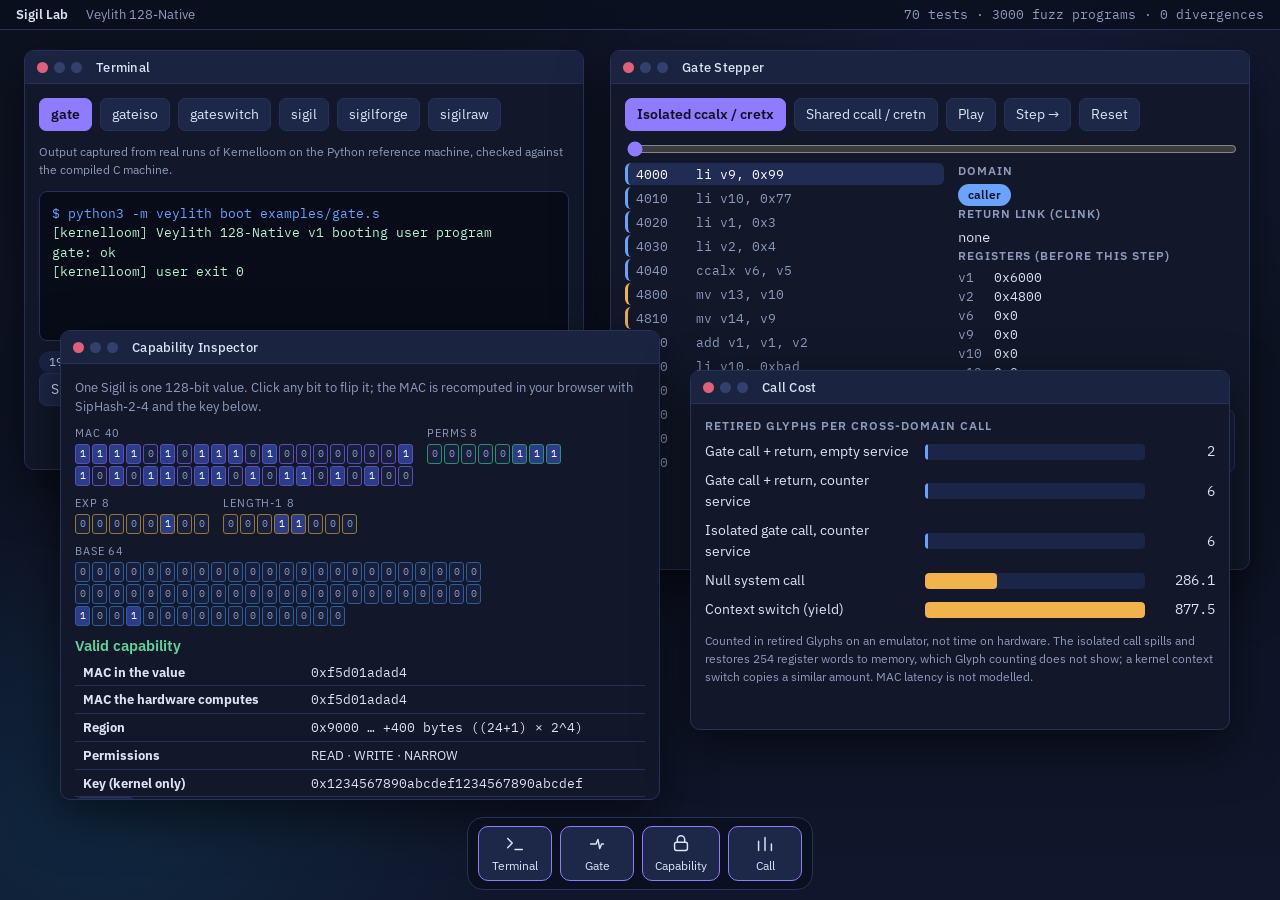
<file: web/sigil-lab.html>
<!doctype html>
<html lang="en"><head><meta charset="utf-8"><meta name="viewport" content="width=device-width,initial-scale=1,viewport-fit=cover"></head><body>
<title>Sigil Lab</title>
<meta name="claude:viewport-fit-sides" content="cover">
<link rel="stylesheet" href="https://fonts.googleapis.com/css2?family=IBM+Plex+Mono:wght@400;500&family=IBM+Plex+Sans:wght@400;500;600&display=swap">
<style>
/* Layout: a small desktop. Menu bar on top, draggable windows on a dusk wallpaper, dock at the bottom.
   Look: committed dark single theme (a desktop at night); every colour comes from the tokens below. */
:root{
  --bg:#0d1220; --bg2:#141b30; --win:#12182a; --bar:#1a2340; --line:#27325a; --fg:#dbe3f5; --mute:#8d9bbd;
  --caller:#6aa3ff; --service:#f2b24c; --kernel:#8d9bbd; --ok:#5fd39a; --bad:#ff7a8a; --accent:#8f7bff;
  --sans:"IBM Plex Sans",system-ui,-apple-system,"Segoe UI",sans-serif; --mono:"IBM Plex Mono",ui-monospace,Menlo,Consolas,monospace;
  color-scheme:dark;
}
*{box-sizing:border-box}
html,body{height:100%}
body{margin:0;background:var(--bg);color:var(--fg);font:14px/1.5 var(--sans);overflow:hidden;
  background-image:radial-gradient(900px 520px at 78% 8%,#2a2f6a55,transparent 60%),radial-gradient(700px 500px at 8% 92%,#0f4a6a55,transparent 60%),linear-gradient(180deg,#0d1220,#10162b)}
.menubar{position:fixed;top:env(safe-area-inset-top,0px);left:0;right:0;height:30px;display:flex;align-items:center;gap:18px;padding:0 max(16px,env(safe-area-inset-right,0px)) 0 max(16px,env(safe-area-inset-left,0px));
  background:#0a0f1ecc;backdrop-filter:blur(10px);border-bottom:1px solid var(--line);font-size:12.5px;color:var(--mute);z-index:50}
body::before{content:"";position:fixed;inset:0 0 auto;height:env(safe-area-inset-top,0px);background:#0a0f1e;z-index:60}
.menubar b{color:var(--fg);font-weight:600}.menubar .sp{flex:1}.menubar code{font-family:var(--mono);font-size:11.5px}
.desk{position:fixed;inset:calc(30px + env(safe-area-inset-top,0px)) 0 0 0}
.win{position:absolute;display:flex;flex-direction:column;background:var(--win);border:1px solid var(--line);border-radius:10px;box-shadow:0 18px 50px #0008;overflow:hidden;min-width:0}
.win.hidden{display:none}
.tb{display:flex;align-items:center;gap:8px;padding:8px 12px;background:var(--bar);border-bottom:1px solid var(--line);cursor:grab;user-select:none;touch-action:none}
.tb:active{cursor:grabbing}.tb .lights{display:flex;gap:6px}.tb i{width:11px;height:11px;border-radius:50%;background:#33406e;display:block}
.tb i.x{background:#e0607a;cursor:pointer}.tb h2{margin:0 0 0 6px;font:500 12.5px var(--sans);color:var(--fg);letter-spacing:.02em}
.body{padding:14px;overflow:auto;flex:1;min-height:0}
button,select{font:inherit;color:var(--fg);background:#1d2748;border:1px solid var(--line);border-radius:7px;padding:5px 11px;cursor:pointer}
button:hover{background:#25315c}button:focus-visible,select:focus-visible,.bit:focus-visible{outline:2px solid var(--accent);outline-offset:2px}
button.on{background:var(--accent);border-color:var(--accent);color:#0d1220;font-weight:600}
.row{display:flex;gap:8px;flex-wrap:wrap;align-items:center}
.mono{font-family:var(--mono)}.mute{color:var(--mute)}
.pill{display:inline-block;padding:2px 10px;border-radius:999px;background:#1b2547;font-size:12px;color:#cfd9f3}.pill.ok{background:#12352a;color:var(--ok)}.pill.bad{background:#3b1a25;color:var(--bad)}
pre{margin:0;font:12.5px/1.55 var(--mono);white-space:pre-wrap;word-break:break-word}
.term{background:#080c18;border:1px solid var(--line);border-radius:8px;padding:12px;min-height:150px;color:#b5f3cf}
.term .p{color:var(--caller)}
/* stepper */
.stp{display:grid;grid-template-columns:minmax(0,1.15fr) minmax(0,1fr);gap:14px}
.list{display:grid;gap:2px;font:12.5px var(--mono)}
.ins{display:grid;grid-template-columns:52px 1fr;gap:8px;padding:3px 8px;border-radius:6px;border-left:3px solid transparent;color:var(--mute)}
.ins.caller{border-color:var(--caller)}.ins.service{border-color:var(--service)}.ins.kernel{border-color:var(--kernel)}
.ins.done{color:var(--fg)}.ins.cur{background:#212c55;color:#fff}
.regs{display:grid;grid-template-columns:auto 1fr;gap:3px 12px;font:12.5px var(--mono)}
.regs .k{color:var(--mute)}.regs .v{transition:background .25s}.regs .v.ch{background:#3a3a1d}
.dom{display:inline-block;padding:2px 10px;border-radius:999px;font-size:12px;font-weight:600;color:#0d1220}
.dom.caller{background:var(--caller)}.dom.service{background:var(--service)}.dom.kernel{background:var(--kernel)}
.cap{margin-top:10px;padding:10px 12px;border-radius:8px;background:#161e3a;border:1px solid var(--line);min-height:62px}
h3{margin:0 0 6px;font:600 12px var(--sans);letter-spacing:.08em;text-transform:uppercase;color:var(--mute)}
input[type=range]{width:100%;accent-color:var(--accent)}
/* inspector */
.seg{display:flex;flex-wrap:wrap;gap:10px 14px}
.field{flex:0 0 auto}.field label{display:block;font:11px var(--sans);letter-spacing:.08em;text-transform:uppercase;color:var(--mute);margin-bottom:4px}
.bits{display:grid;gap:2px}
.bit{width:15px;height:20px;border:1px solid #2c3866;background:#171f3d;border-radius:3px;padding:0;font:10px var(--mono);color:var(--mute)}
.bit.one{background:#2b3d8a;color:#fff}.bit.mac{border-color:#5b4fb5}.bit.perm{border-color:#2f8f66}.bit.exp{border-color:#9a7a2a}.bit.base{border-color:#2d5d9a}
.bit.flip{outline:2px solid var(--bad)}
.verdict{font:600 15px var(--sans);margin:10px 0 4px}.verdict.ok{color:var(--ok)}.verdict.bad{color:var(--bad)}
table{border-collapse:collapse;width:100%;font-size:12.5px}td,th{padding:4px 8px;border-bottom:1px solid var(--line);text-align:left}
/* cost */
.bar2{display:grid;grid-template-columns:minmax(120px,210px) 1fr 60px;gap:10px;align-items:center;margin:8px 0}
.bar2 .t{height:16px;background:#1b2547;border-radius:4px;overflow:hidden}.bar2 .t div{height:100%;background:var(--caller);border-radius:4px;min-width:3px}
.bar2.k .t div{background:var(--service)}.bar2 span.n{text-align:right;font-family:var(--mono)}
.dock{position:fixed;left:50%;transform:translateX(-50%);bottom:max(10px,env(safe-area-inset-bottom,0px));display:flex;gap:8px;padding:8px 10px;background:#0a0f1ecc;backdrop-filter:blur(12px);border:1px solid var(--line);border-radius:16px;z-index:40}
.dock button{display:flex;flex-direction:column;align-items:center;gap:2px;padding:6px 12px;border-radius:10px;font-size:11.5px;min-width:74px}
.dock svg{width:22px;height:22px;stroke:var(--fg);fill:none;stroke-width:1.6;stroke-linecap:round;stroke-linejoin:round}
.dock button.open{border-color:var(--accent)}
@media (max-width:760px){
  .win{position:relative!important;left:auto!important;top:auto!important;width:auto!important;height:auto!important;margin:8px 0}
  .desk{overflow-y:auto;padding:8px max(16px,env(safe-area-inset-right,0px)) 96px max(16px,env(safe-area-inset-left,0px))}
  .stp{grid-template-columns:minmax(0,1fr)}.tb{cursor:default}
  .menubar .hide-m{display:none}
}
@media (prefers-reduced-motion:reduce){.regs .v{transition:none}}
</style>

<div class="menubar"><b>Sigil Lab</b><span class="hide-m">Veylith 128-Native</span><span class="sp"></span><span class="hide-m mono" id="meta"></span></div>
<div class="desk" id="desk"></div>
<nav class="dock" id="dock" aria-label="Apps"></nav>

<script>
const DATA={"scenarios":{"isolated":{"title":"Isolated gate call (ccalx / cretx)","steps":[{"pc":16384,"asm":"li v9, 0x99","domain":"caller","priv":1,"clink":"0","regs":{"v1":"0x6000","v2":"0x4800","v6":"0x0","v9":"0x0","v10":"0x0","v13":"0x0","v14":"0x0"}},{"pc":16400,"asm":"li v10, 0x77","domain":"caller","priv":1,"clink":"0","regs":{"v1":"0x6000","v2":"0x4800","v6":"0x0","v9":"0x99","v10":"0x0","v13":"0x0","v14":"0x0"}},{"pc":16416,"asm":"li v1, 0x3","domain":"caller","priv":1,"clink":"0","regs":{"v1":"0x6000","v2":"0x4800","v6":"0x0","v9":"0x99","v10":"0x77","v13":"0x0","v14":"0x0"}},{"pc":16432,"asm":"li v2, 0x4","domain":"caller","priv":1,"clink":"0","regs":{"v1":"0x3","v2":"0x4800","v6":"0x0","v9":"0x99","v10":"0x77","v13":"0x0","v14":"0x0"}},{"pc":16448,"asm":"ccalx v6, v5","domain":"caller","priv":1,"clink":"0","regs":{"v1":"0x3","v2":"0x4","v6":"0x0","v9":"0x99","v10":"0x77","v13":"0x0","v14":"0x0"}},{"pc":18432,"asm":"mv v13, v10","domain":"service","priv":1,"clink":"0x80000000000000000000000000004050","regs":{"v1":"0x3","v2":"0x4","v6":"0xd19e8712920708000000000000004800","v9":"0x0","v10":"0x0","v13":"0x0","v14":"0x0"}},{"pc":18448,"asm":"mv v14, v9","domain":"service","priv":1,"clink":"0x80000000000000000000000000004050","regs":{"v1":"0x3","v2":"0x4","v6":"0xd19e8712920708000000000000004800","v9":"0x0","v10":"0x0","v13":"0x0","v14":"0x0"}},{"pc":18464,"asm":"add v1, v1, v2","domain":"service","priv":1,"clink":"0x80000000000000000000000000004050","regs":{"v1":"0x3","v2":"0x4","v6":"0xd19e8712920708000000000000004800","v9":"0x0","v10":"0x0","v13":"0x0","v14":"0x0"}},{"pc":18480,"asm":"li v10, 0xbad","domain":"service","priv":1,"clink":"0x80000000000000000000000000004050","regs":{"v1":"0x7","v2":"0x4","v6":"0xd19e8712920708000000000000004800","v9":"0x0","v10":"0x0","v13":"0x0","v14":"0x0"}},{"pc":18496,"asm":"cretx","domain":"service","priv":1,"clink":"0x80000000000000000000000000004050","regs":{"v1":"0x7","v2":"0x4","v6":"0xd19e8712920708000000000000004800","v9":"0x0","v10":"0xbad","v13":"0x0","v14":"0x0"}},{"pc":16464,"asm":"mv v11, v1","domain":"caller","priv":1,"clink":"0","regs":{"v1":"0x7","v2":"0x4","v6":"0x0","v9":"0x99","v10":"0x77","v13":"0x0","v14":"0x0"}},{"pc":16480,"asm":"sys 1","domain":"caller","priv":1,"clink":"0","regs":{"v1":"0x7","v2":"0x4","v6":"0x0","v9":"0x99","v10":"0x77","v13":"0x0","v14":"0x0"}},{"pc":18528,"asm":"(trap: SYSCALL, back in the kernel)","domain":"kernel","priv":0,"clink":"0","regs":{"v1":"0x7","v2":"0x4","v6":"0x0","v9":"0x99","v10":"0x77","v13":"0x0","v14":"0x0"}}]},"shared":{"title":"Shared-register gate call (ccall / cretn)","steps":[{"pc":16384,"asm":"li v9, 0x99","domain":"caller","priv":1,"clink":"0","regs":{"v1":"0x6000","v2":"0x4800","v6":"0x0","v9":"0x0","v10":"0x0","v13":"0x0","v14":"0x0"}},{"pc":16400,"asm":"li v10, 0x77","domain":"caller","priv":1,"clink":"0","regs":{"v1":"0x6000","v2":"0x4800","v6":"0x0","v9":"0x99","v10":"0x0","v13":"0x0","v14":"0x0"}},{"pc":16416,"asm":"li v1, 0x3","domain":"caller","priv":1,"clink":"0","regs":{"v1":"0x6000","v2":"0x4800","v6":"0x0","v9":"0x99","v10":"0x77","v13":"0x0","v14":"0x0"}},{"pc":16432,"asm":"li v2, 0x4","domain":"caller","priv":1,"clink":"0","regs":{"v1":"0x3","v2":"0x4800","v6":"0x0","v9":"0x99","v10":"0x77","v13":"0x0","v14":"0x0"}},{"pc":16448,"asm":"ccall v6, v5","domain":"caller","priv":1,"clink":"0","regs":{"v1":"0x3","v2":"0x4","v6":"0x0","v9":"0x99","v10":"0x77","v13":"0x0","v14":"0x0"}},{"pc":18432,"asm":"mv v13, v10","domain":"service","priv":1,"clink":"0x4050","regs":{"v1":"0x3","v2":"0x4","v6":"0xd19e8712920708000000000000004800","v9":"0x99","v10":"0x77","v13":"0x0","v14":"0x0"}},{"pc":18448,"asm":"mv v14, v9","domain":"service","priv":1,"clink":"0x4050","regs":{"v1":"0x3","v2":"0x4","v6":"0xd19e8712920708000000000000004800","v9":"0x99","v10":"0x77","v13":"0x77","v14":"0x0"}},{"pc":18464,"asm":"add v1, v1, v2","domain":"service","priv":1,"clink":"0x4050","regs":{"v1":"0x3","v2":"0x4","v6":"0xd19e8712920708000000000000004800","v9":"0x99","v10":"0x77","v13":"0x77","v14":"0x99"}},{"pc":18480,"asm":"li v10, 0xbad","domain":"service","priv":1,"clink":"0x4050","regs":{"v1":"0x7","v2":"0x4","v6":"0xd19e8712920708000000000000004800","v9":"0x99","v10":"0x77","v13":"0x77","v14":"0x99"}},{"pc":18496,"asm":"cretn","domain":"service","priv":1,"clink":"0x4050","regs":{"v1":"0x7","v2":"0x4","v6":"0xd19e8712920708000000000000004800","v9":"0x99","v10":"0xbad","v13":"0x77","v14":"0x99"}},{"pc":16464,"asm":"mv v11, v1","domain":"caller","priv":1,"clink":"0","regs":{"v1":"0x7","v2":"0x4","v6":"0xd19e8712920708000000000000004800","v9":"0x99","v10":"0xbad","v13":"0x77","v14":"0x99"}},{"pc":16480,"asm":"sys 1","domain":"caller","priv":1,"clink":"0","regs":{"v1":"0x7","v2":"0x4","v6":"0xd19e8712920708000000000000004800","v9":"0x99","v10":"0xbad","v13":"0x77","v14":"0x99"}},{"pc":18528,"asm":"(trap: SYSCALL, back in the kernel)","domain":"kernel","priv":0,"clink":"0","regs":{"v1":"0x7","v2":"0x4","v6":"0xd19e8712920708000000000000004800","v9":"0x99","v10":"0xbad","v13":"0x77","v14":"0x99"}}]}},"examples":{"gate":{"console":"[kernelloom] Veylith 128-Native v1 booting user program\ngate: ok\n[kernelloom] user exit 0","glyphs":1970,"exit":0,"c_machine_identical":true,"source":"; Sigil call gate: a protected counter service reached by a 2-Glyph call, with no kernel involvement per call.\n; The service owns a 256-byte region: its code is at the region base (the ONLY entry point a gate allows) and its counter\n; lives inside the region. The client seals the region capability into a gate, enters capability mode, and can then reach the\n; service only through ccall: it cannot read or write the counter, and cannot jump anywhere else in the service.\n.equ USER_BASE, 0x10000\n.org USER_BASE\n_start:\n    li   sp, 0x1F000\n    la   v2, svc\n    li   v3, 8                   ; 2^8 = 256 bytes, naturally aligned (see .align below)\n    li   v4, 7 | 8               ; READ | WRITE | NARROW | GATE\n    li   v1, 10\n    sys  0                       ; capget\n    cseal v30, v1                ; the gate: an opaque token; its base is the one entry point\n    li   v1, 11\n    sys  0                       ; capability mode: raw loads and stores now trap\n    ccall v20, v30               ; v1 = 1\n    mv   v10, v1\n    ccall v20, v30               ; v1 = 2\n    mv   v11, v1\n    ccall v20, v30               ; v1 = 3\n    mv   v12, v1\n    li   v6, 1\n    bne  v10, v6, bad\n    li   v6, 2\n    bne  v11, v6, bad\n    li   v6, 3\n    bne  v12, v6, bad\n    la   v2, msg_ok\n    li   v3, 9\n    li   v1, 1\n    sys  0\n    li   v2, 0\n    li   v1, 2\n    sys  0\nbad:\n    la   v2, msg_bad\n    li   v3, 4\n    li   v1, 1\n    sys  0\n    li   v2, 1\n    li   v1, 2\n    sys  0\nmsg_ok:  .ascii \"gate: ok\\n\"\nmsg_bad: .ascii \"BAD\\n\"\n.align 256\nsvc:                             ; entry: v20 = the service's own data authority, delivered by ccall\n    clq  v6, [v20 + 128]\n    addi v6, v6, 1\n    csq  [v20 + 128], v6\n    mv   v1, v6\n    cretn\n.space 160\n"},"gateswitch":{"console":"[kernelloom] Veylith 128-Native v1 booting user program\ngate switching: ok\n[kernelloom] user exit 0","glyphs":6821,"exit":0,"c_machine_identical":true,"source":"; Gate calls survive context switches: the gate's return link is saved per task. Both tasks enter the same service, and the\n; service yields to the other task in the MIDDLE of the call. Each task must still return to its own caller.\n.equ USER_BASE, 0x10000\n.org USER_BASE\n_start:\n    li   sp, 0x1F000\n    la   v2, svc\n    li   v3, 8\n    li   v4, 7 | 8\n    li   v1, 10\n    sys  0                       ; capget\n    cseal v30, v1\n    li   v1, 11\n    sys  0                       ; capability mode, inherited by the worker\n    la   v2, worker\n    li   v3, 0x1E000\n    mv   v4, v30                 ; the gate token is the worker's argument\n    li   v1, 6\n    sys  0\n    mv   v24, v1\n    ccall v20, v30               ; yields inside the service, comes back here\n    mv   v10, v1\n    li   v1, 9                   ; recv the worker's result\n    sys  0\n    mv   v11, v1\n    add  v12, v10, v11\n    li   v6, 3\n    bne  v12, v6, bad            ; the two results are 1 and 2 in some order\n    beq  v10, v11, bad\n    mv   v2, v24\n    li   v1, 7\n    sys  0                       ; join\n    la   v2, msg_ok\n    li   v3, 19\n    li   v1, 1\n    sys  0\n    li   v2, 0\n    li   v1, 2\n    sys  0\nbad:\n    la   v2, msg_bad\n    li   v3, 4\n    li   v1, 1\n    sys  0\n    li   v2, 1\n    li   v1, 2\n    sys  0\nworker:\n    mv   v30, v1\n    ccall v20, v30\n    mv   v3, v1\n    li   v2, 1\n    li   v1, 8                   ; send the result to task 1; retry if its mailbox is full\nretry:\n    li   v1, 8\n    sys  0\n    li   v6, -2\n    beq  v1, v6, again\n    li   v2, 0\n    li   v1, 2\n    sys  0\nagain:\n    li   v1, 5\n    sys  0\n    li   v2, 1\n    jmp  retry\nmsg_ok:  .ascii \"gate switching: ok\\n\"\nmsg_bad: .ascii \"BAD\\n\"\n.align 256\nsvc:\n    clq  v6, [v20 + 128]\n    addi v6, v6, 1\n    csq  [v20 + 128], v6\n    li   v1, 5                   ; yield in the middle of the call\n    sys  0\n    mv   v1, v6\n    cretn\n.space 144\n"},"gateiso":{"console":"[kernelloom] Veylith 128-Native v1 booting user program\ngate isolation: ok\n[kernelloom] user exit 0","glyphs":2039,"exit":0,"c_machine_identical":true,"source":"; Isolated gate call (ccalx / cretx): the callee sees none of the caller's registers and cannot corrupt them.\n; The caller fills several registers (including sp) with secrets, calls the service with two arguments (v1, v2), and checks that\n;   - the service saw zero in every non-argument register it probed (it reports what it saw),\n;   - the service's own clobbering of those registers is invisible after the return,\n;   - the arguments arrived and the result came back in v1.\n.equ USER_BASE, 0x10000\n.org USER_BASE\n_start:\n    li   sp, 0x1F000\n    la   v2, svc\n    li   v3, 8\n    li   v4, 15                  ; READ | WRITE | NARROW | GATE\n    li   v1, 10\n    sys  0                       ; capget\n    cseal v30, v1\n    li   v1, 11\n    sys  0                       ; capability mode\n    li   v10, 0x1111\n    li   v11, 0x2222\n    li   v50, 0x5050\n    li   v100, 0x100100\n    li   v1, 7                   ; argument 1\n    li   v2, 5                   ; argument 2\n    ccalx v20, v30\n    li   v6, 12\n    bne  v1, v6, bad             ; 7 + 5, and nothing the service saw was non-zero\n    li   v6, 0\n    bne  v2, v6, bad             ; v2 carries the service's second result: the count of secrets it saw (must be 0)\n    li   v6, 0x1111\n    bne  v10, v6, bad\n    li   v6, 0x2222\n    bne  v11, v6, bad\n    li   v6, 0x5050\n    bne  v50, v6, bad\n    li   v6, 0x100100\n    bne  v100, v6, bad\n    li   v6, 0x1F000\n    bne  sp, v6, bad             ; sp came back untouched even though the service trashed it\n    la   v2, msg_ok\n    li   v3, 19\n    li   v1, 1\n    sys  0\n    li   v2, 0\n    li   v1, 2\n    sys  0\nbad:\n    la   v2, msg_bad\n    li   v3, 4\n    li   v1, 1\n    sys  0\n    li   v2, 1\n    li   v1, 2\n    sys  0\nmsg_ok:  .ascii \"gate isolation: ok\\n\"\nmsg_bad: .ascii \"BAD\\n\"\n.align 256\nsvc:                             ; v1, v2 = arguments; v20 = data capability; everything else is zero\n    add  v8, v1, v2              ; the real work\n    li   v9, 0                   ; count the caller secrets that leaked in\n    beq  v10, v0, s1\n    addi v9, v9, 1\ns1: beq  v11, v0, s2\n    addi v9, v9, 1\ns2: beq  v50, v0, s3\n    addi v9, v9, 1\ns3: beq  v100, v0, s4\n    addi v9, v9, 1\ns4: beq  sp, v0, s5\n    addi v9, v9, 1\ns5: li   v10, 0xBAD              ; now trash them: none of this may survive the return\n    li   v11, 0xBAD\n    li   v50, 0xBAD\n    li   v100, 0xBAD\n    li   sp, 0xBAD\n    mv   v1, v8\n    mv   v2, v9\n    cretx\n"},"sigil":{"console":"[kernelloom] Veylith 128-Native v1 booting user program\nHi\nsigil capabilities: ok\n[kernelloom] user exit 0","glyphs":5436,"exit":0,"c_machine_identical":true,"source":"; Sigil capabilities in Kernelloom: a worker that can reach memory ONLY through a capability it was handed.\n; Task 1 mints a 64-byte region (capget), narrows it, and passes the narrowed 128-bit capability to a worker as its spawn\n; argument. The worker enters capability mode, writes through the capability, and prints through it with cwrite.\n.equ USER_BASE, 0x10000\n.org USER_BASE\n_start:\n    li   sp, 0x1F000\n    la   v2, region\n    li   v3, 6                   ; 2^6 = 64 bytes, naturally aligned\n    li   v4, 7                   ; READ | WRITE | NARROW\n    li   v1, 10\n    sys  0                       ; capget\n    mv   v20, v1                 ; the full-region capability\n    li   v21, 1 | 5 << 8 | 32 << 16\n    cnarrow v22, v20, v21        ; READ-only window on the upper half (kept to show derivation; not handed out)\n    li   v21, 3 | 5 << 8\n    cnarrow v23, v20, v21        ; READ|WRITE, lower 32 bytes; narrowed capabilities lose NARROW, so they cannot be widened\n    la   v2, worker\n    li   v3, 0x1E000\n    mv   v4, v23                 ; the capability itself is the argument: all 128 bits travel in one register\n    li   v1, 6\n    sys  0\n    mv   v24, v1\n    li   v1, 9                   ; recv: the worker reports when it is done\n    sys  0\n    mv   v2, v24\n    li   v1, 7\n    sys  0                       ; join\n    la   v5, region\n    lq   v6, [v5 + 16]           ; plain load by task 1: the worker's 128-bit write is there\n    li   v7, 0x5349474C5F4F4B21F00DFACE0000BEEF\n    bne  v6, v7, bad\n    la   v2, msg_ok\n    li   v3, 23\n    li   v1, 1\n    sys  0\n    li   v2, 0\n    li   v1, 2\n    sys  0\nbad:\n    la   v2, msg_bad\n    li   v3, 4\n    li   v1, 1\n    sys  0\n    li   v2, 1\n    li   v1, 2\n    sys  0\n\nworker:                          ; v1 = capability to region[0..32), READ|WRITE\n    mv   v20, v1\n    li   v1, 11\n    sys  0                       ; cmode: from here on raw loads and stores trap\n    li   v6, 0x5349474C5F4F4B21F00DFACE0000BEEF\n    csq  [v20 + 16], v6          ; 128-bit store through the capability\n    li   v8, 0x48                ; \"Hi\\n\" at +0\n    csb  [v20 + 0], v8\n    li   v8, 0x69\n    csb  [v20 + 1], v8\n    li   v8, 0x0A\n    csb  [v20 + 2], v8\n    mv   v2, v20                 ; cwrite: the console buffer is named by the capability, not by a raw pointer\n    li   v3, 3\n    li   v1, 12\n    sys  0\n    li   v1, 8                   ; send \"done\" to task 1\n    li   v2, 1\n    li   v3, 1\n    sys  0\n    li   v1, 2\n    li   v2, 0\n    sys  0\n.align 64\nregion: .space 64\nmsg_ok:  .ascii \"sigil capabilities: ok\\n\"\nmsg_bad: .ascii \"BAD\\n\"\n"},"sigilforge":{"console":"[kernelloom] Veylith 128-Native v1 booting user program\n[kernelloom] user fault cause=8 tval=168811955464684315858783496655603761322","glyphs":1730,"exit":136,"c_machine_identical":true,"source":"; Sigil negative test 1: a task in capability mode tries to use a forged capability (a made-up 128-bit value).\n; The hardware raises a CAPABILITY trap and Kernelloom reports it as a user fault.\n.equ USER_BASE, 0x10000\n.org USER_BASE\n_start:\n    li   sp, 0x1F000\n    li   v1, 11\n    sys  0\n    li   v3, 0x7F0000000000000000000000000000AA       ; a plausible-looking but forged capability\n    clq  v4, [v3 + 0]\n    li   v2, 0\n    li   v1, 2\n    sys  0\n"},"sigilraw":{"console":"[kernelloom] Veylith 128-Native v1 booting user program\n[kernelloom] user fault cause=8 tval=65664","glyphs":1389,"exit":136,"c_machine_identical":true,"source":"; Sigil negative test 2: a task in capability mode attempts a raw load. Raw memory access is forbidden there.\n.equ USER_BASE, 0x10000\n.org USER_BASE\n_start:\n    li   sp, 0x1F000\n    li   v1, 11\n    sys  0\n    la   v5, data\n    lq   v4, [v5 + 0]\n    li   v2, 0\n    li   v1, 2\n    sys  0\n.align 16\ndata: .space 16\n"}},"inspector":{"key":"0x1234567890abcdef1234567890abcdef","cap":"0xf5d01adad40704180000000000009000","region":[36864,400],"valid":true,"tampered_bits_accepted":0},"bench":{"calls_measured":100,"glyphs_per_gate_call_empty_service":2,"glyphs_per_gate_call_counter_service":6.0,"glyphs_per_isolated_gate_call_counter_service":6.0,"isolated_call_register_quads_spilled_and_restored":254,"glyphs_per_null_syscall_round_trip":286.1,"glyphs_per_yield_context_switch":877.5},"unit_tests":70,"fuzz":{"programs":3000,"passed":true,"divergences":0,"seconds":128.3,"machines":"Python big-integer reference vs C unsigned __int128","instructions_per_program":"about 634 retired Glyphs on average"}};
const $=(s,e=document)=>e.querySelector(s), el=(t,c,h)=>{const n=document.createElement(t);if(c)n.className=c;if(h!=null)n.innerHTML=h;return n};
const esc=s=>String(s).replace(/[&<>]/g,c=>({"&":"&amp;","<":"&lt;",">":"&gt;"}[c]));
$("#meta").textContent=`${DATA.unit_tests} tests · ${DATA.fuzz.programs} fuzz programs · ${DATA.fuzz.divergences} divergences`;
/* ---------- window manager ---------- */
const wins={};let z=10;
function mkWin(id,title,x,y,w,h,icon,build){
  const win=el("section","win");win.style.cssText=`left:${x}px;top:${y}px;width:${w}px;height:${h}px;z-index:${++z}`;
  const tb=el("div","tb",`<span class="lights"><i class="x" title="Close"></i><i></i><i></i></span><h2>${title}</h2>`);
  const body=el("div","body");win.append(tb,body);$("#desk").append(win);build(body);
  win.addEventListener("pointerdown",()=>win.style.zIndex=++z);
  let sx,sy,ox,oy,drag=false;
  tb.addEventListener("pointerdown",e=>{if(matchMedia("(max-width:760px)").matches||e.target.classList.contains("x"))return;drag=true;sx=e.clientX;sy=e.clientY;ox=win.offsetLeft;oy=win.offsetTop;tb.setPointerCapture(e.pointerId)});
  tb.addEventListener("pointermove",e=>{if(!drag)return;win.style.left=Math.max(-w+80,ox+e.clientX-sx)+"px";win.style.top=Math.max(0,oy+e.clientY-sy)+"px"});
  tb.addEventListener("pointerup",()=>drag=false);
  $(".x",tb).onclick=()=>{win.classList.add("hidden");dockSync()};
  const b=el("button","",`<svg viewBox="0 0 24 24">${icon}</svg>${title.split(" ")[0]}`);b.onclick=()=>{win.classList.toggle("hidden");if(!win.classList.contains("hidden"))win.style.zIndex=++z;dockSync()};
  $("#dock").append(b);wins[id]={win,b};
}
function dockSync(){for(const k in wins)wins[k].b.classList.toggle("open",!wins[k].win.classList.contains("hidden"))}
/* ---------- SipHash-2-4 in JS (BigInt); same construction as the machines ---------- */
const M64=(1n<<64n)-1n,rotl=(x,b)=>((x<<b)|(x>>(64n-b)))&M64;
function sip(key,bytes){let k0=key&M64,k1=(key>>64n)&M64;let v0=k0^0x736f6d6570736575n,v1=k1^0x646f72616e646f6dn,v2=k0^0x6c7967656e657261n,v3=k1^0x7465646279746573n;
  const rnd=()=>{v0=(v0+v1)&M64;v1=rotl(v1,13n);v1^=v0;v0=rotl(v0,32n);v2=(v2+v3)&M64;v3=rotl(v3,16n);v3^=v2;v0=(v0+v3)&M64;v3=rotl(v3,21n);v3^=v0;v2=(v2+v1)&M64;v1=rotl(v1,17n);v1^=v2;v2=rotl(v2,32n)};
  const n=bytes.length,full=n-n%8;for(let i=0;i<full;i+=8){let m=0n;for(let j=7;j>=0;j--)m=(m<<8n)|BigInt(bytes[i+j]);v3^=m;rnd();rnd();v0^=m}
  let m=BigInt(n)<<56n;for(let j=n-1;j>=full;j--)m|=BigInt(bytes[j])<<BigInt(8*(j-full));v3^=m;rnd();rnd();v0^=m;v2^=0xffn;rnd();rnd();rnd();rnd();return (v0^v1^v2^v3)&M64}
const bodyBytes=b=>{const a=[];for(let i=0;i<11;i++)a.push(Number((b>>BigInt(8*i))&255n));return a};
const mac=(key,body)=>sip(key,bodyBytes(body))>>24n;
function parse(key,cap){const body=cap&((1n<<88n)-1n);if((cap>>88n)!==mac(key,body))return null;const perms=Number((cap>>80n)&255n),exp=Number((cap>>72n)&255n),lenm1=Number((cap>>64n)&255n),base=cap&((1n<<64n)-1n);
  const size=BigInt(lenm1+1)<<BigInt(exp);if(perms&~0x8f||exp>56||(base&((1n<<BigInt(exp))-1n))||base+size>(1n<<64n))return null;return{perms,exp,lenm1,base,size}}
/* ---------- Terminal ---------- */
mkWin("term","Terminal",24,20,560,420,'<path d="M4 6l5 5-5 5M12 18h8"/>',b=>{
  const names={gate:"gate",gateiso:"gateiso",gateswitch:"gateswitch",sigil:"sigil",sigilforge:"sigilforge",sigilraw:"sigilraw"};
  const tabs=el("div","row");const out=el("pre","term");const meta=el("div","row");meta.style.marginTop="10px";const src=el("pre","term");src.style.cssText="margin-top:10px;max-height:190px;overflow:auto;color:#c8d3ee;display:none";
  const tg=el("button","","Show source");let cur="gate",timer=null;
  function show(n){cur=n;[...tabs.children].forEach(c=>c.classList.toggle("on",c.dataset.n===n));const e=DATA.examples[n];clearInterval(timer);
    const full=`$ python3 -m veylith boot examples/${n}.s\n${e.console}`;out.innerHTML="";let i=0;
    timer=setInterval(()=>{i+=6;const t=full.slice(0,i);out.innerHTML=esc(t).replace(/^\$ .*/,m=>`<span class="p">${m}</span>`);if(i>=full.length)clearInterval(timer)},16);
    meta.innerHTML=`<span class="pill">${e.glyphs} Glyphs retired</span><span class="pill ${e.exit===0?"ok":"bad"}">exit ${e.exit}${e.exit===136?" (CAPABILITY fault, expected)":""}</span><span class="pill ${e.c_machine_identical?"ok":"bad"}">C machine ${e.c_machine_identical?"identical":"DIFFERS"}</span>`;
    src.textContent=e.source}
  Object.keys(names).forEach(n=>{const t=el("button","",n);t.dataset.n=n;t.onclick=()=>show(n);tabs.append(t)});
  tg.onclick=()=>{const s=src.style.display==="none";src.style.display=s?"block":"none";tg.textContent=s?"Hide source":"Show source"};
  const note=el("p","mute","Output captured from real runs of Kernelloom on the Python reference machine, checked against the compiled C machine.");note.style.fontSize="12px";
  b.append(tabs,el("div"),note,out,meta,tg,src);show("gate")});
/* ---------- Gate stepper ---------- */
mkWin("step","Gate Stepper",610,20,640,520,'<path d="M5 12h6l2-5 2 10 2-5h2"/>',b=>{
  let mode="isolated",i=0,play=null;
  const top=el("div","row"),stp=el("div","stp"),list=el("div","list"),right=el("div"),slider=el("input");slider.type="range";slider.style.marginTop="10px";
  const bi=el("button","on","Isolated  ccalx / cretx"),bs=el("button","","Shared  ccall / cretn"),bp=el("button","","Play"),bn=el("button","","Step →"),br=el("button","","Reset");
  top.append(bi,bs,bp,bn,br);stp.append(list,right);b.append(top,el("div"),slider,stp);
  const sc=()=>DATA.scenarios[mode].steps;
  const notes=a=>{let m;
    if(/^(ccall|ccalx)/.test(a))return a.startsWith("ccalx")?"Hardware checks the gate's MAC, saves the caller's registers to a save area outside the user aperture, clears all but the arguments (v1..v4), hands the service its own data capability in v6 and jumps to the gate's single entry point.":"Hardware checks the gate's MAC, records the return address and jumps to the gate's single entry point. Registers are NOT cleared or saved.";
    if(/^cretx/.test(a))return "Hardware restores the caller's registers from the save area. Only v1 and v2 carry results back, so everything the service did to v10 is discarded.";
    if(/^cretn/.test(a))return "Control returns to the caller. Registers are whatever the service left in them.";
    if(m=a.match(/^mv v13, v10/))return "The service probes the caller's v10. This is the test: does it see the caller's secret?";
    if(/^li v10, 0xbad/.test(a))return "The service overwrites v10 with junk. Does the caller see that after the return?";
    if(/^sys/.test(a))return "Caller leaves via a system call so the kernel can end the demo. No kernel was involved in the gate call.";
    return "Executes in the "+"current domain."};
  function draw(){const s=sc();slider.max=s.length-1;slider.value=i;list.innerHTML="";
    s.forEach((x,k)=>{const r=el("div","ins "+x.domain+(k<i?" done":"")+(k===i?" cur":""),`<span>${x.pc.toString(16).padStart(4,"0")}</span><span>${esc(x.asm)}</span>`);r.onclick=()=>{i=k;draw()};list.append(r)});
    const c=s[i],p=i?s[i-1]:null;right.innerHTML="";
    right.append(el("h3","","Domain"),el("div","",`<span class="dom ${c.domain}">${c.domain}</span>`));
    const link=c.clink==="0"?"none":(c.clink.length>20?"iso · ":"")+"0x"+BigInt(c.clink).toString(16).slice(-4);
    right.append(el("h3","","Return link (clink)"),el("div","mono",link));
    right.append(el("h3","","Registers (before this step)"));
    const g=el("div","regs");for(const k of Object.keys(c.regs)){const ch=p&&p.regs[k]!==c.regs[k];g.append(el("span","k",k),el("span","v"+(ch?" ch":""),c.regs[k]))}right.append(g);
    const cap=el("div","cap");const n=c.domain==="kernel"?"Demo finished.":notes(c.asm);
    let extra="";const fin=s[s.length-1];if(i===s.length-1)extra=`<br><b>Result:</b> the caller's v10 is <span class="mono">${fin.regs.v10}</span> (it set 0x77). The service saw <span class="mono">${fin.regs.v13}</span> in v10.`;
    cap.innerHTML=`<h3>What is happening</h3>${esc(n)}${extra}`;right.append(cap)}
  const stop=()=>{clearInterval(play);play=null;bp.textContent="Play"};
  bp.onclick=()=>{if(play)return stop();if(i>=sc().length-1)i=0;bp.textContent="Pause";play=setInterval(()=>{if(i>=sc().length-1)return stop();i++;draw()},800);draw()};
  bn.onclick=()=>{stop();i=Math.min(i+1,sc().length-1);draw()};br.onclick=()=>{stop();i=0;draw()};slider.oninput=()=>{stop();i=+slider.value;draw()};
  const setm=m=>{stop();mode=m;i=0;bi.classList.toggle("on",m==="isolated");bs.classList.toggle("on",m==="shared");draw()};bi.onclick=()=>setm("isolated");bs.onclick=()=>setm("shared");draw()});
/* ---------- Capability inspector ---------- */
mkWin("cap","Capability Inspector",60,300,600,470,'<rect x="5" y="10" width="14" height="9" rx="2"/><path d="M8 10V7a4 4 0 018 0v3"/>',b=>{
  const key=BigInt(DATA.inspector.key);let cap=BigInt(DATA.inspector.cap),flipped=new Set();const orig=cap;
  const info=el("p","mute","One Sigil is one 128-bit value. Click any bit to flip it; the MAC is recomputed in your browser with SipHash-2-4 and the key below.");info.style.cssText="margin:0 0 10px;font-size:12.5px";
  const grid=el("div","seg"),verdict=el("div","verdict"),tbl=el("div"),rst=el("button","","Reset");
  const parts=[["MAC 40",88,40,"mac"],["perms 8",80,8,"perm"],["exp 8",72,8,"exp"],["length-1 8",64,8,"exp"],["base 64",0,64,"base"]];
  function draw(){grid.innerHTML="";for(const [lab,lo,n,cls] of parts){const f=el("div","field");f.append(el("label","",lab));const bits=el("div","bits");bits.style.gridTemplateColumns=`repeat(${Math.min(n,n>40?24:20)},15px)`;
      for(let k=n-1;k>=0;k--){const pos=lo+k,one=(cap>>BigInt(pos))&1n;const bt=el("button","bit "+cls+(one?" one":"")+(flipped.has(pos)?" flip":""),one?"1":"0");bt.title="bit "+pos;bt.onclick=()=>{cap^=1n<<BigInt(pos);flipped.has(pos)?flipped.delete(pos):flipped.add(pos);draw()};bits.append(bt)}f.append(bits);grid.append(f)}
    const body=cap&((1n<<88n)-1n),want=mac(key,body),have=cap>>88n,p=parse(key,cap);
    verdict.className="verdict "+(p?"ok":"bad");verdict.textContent=p?"Valid capability":"Rejected: hardware would raise CAPABILITY (cause 8)";
    const hx=v=>"0x"+v.toString(16);
    tbl.innerHTML=`<table><tr><th>MAC in the value</th><td class="mono">${hx(have)}</td></tr><tr><th>MAC the hardware computes</th><td class="mono">${hx(want)}</td></tr>`+
      (p?`<tr><th>Region</th><td class="mono">${hx(p.base)} … +${p.size} bytes ((${p.lenm1}+1) × 2^${p.exp})</td></tr><tr><th>Permissions</th><td>${[p.perms&1&&"READ",p.perms&2&&"WRITE",p.perms&4&&"NARROW",p.perms&8&&"GATE",p.perms&0x80&&"SEALED"].filter(Boolean).join(" · ")||"none"}</td></tr>`:"")+
      `<tr><th>Key (kernel only)</th><td class="mono">${DATA.inspector.key}</td></tr></table>`}
  rst.onclick=()=>{cap=orig;flipped=new Set();draw()};
  const foot=el("p","mute",`In the emulator test, all 128 single-bit flips of this capability were rejected (${128-DATA.inspector.tampered_bits_accepted} of 128). A random 128-bit value passes with probability 2<sup>-40</sup>.`);foot.style.fontSize="12px";
  const rr=el("div","row");rr.append(rst);b.append(info,grid,verdict,tbl,rr,foot);draw()});
/* ---------- Cost ---------- */
mkWin("cost","Call Cost",690,340,540,360,'<path d="M5 19V9M12 19V5M19 19v-7"/>',b=>{
  const g=DATA.bench;const rows=[["Gate call + return, empty service",g.glyphs_per_gate_call_empty_service,""],["Gate call + return, counter service",g.glyphs_per_gate_call_counter_service,""],
   ["Isolated gate call, counter service",g.glyphs_per_isolated_gate_call_counter_service,""],["Null system call",g.glyphs_per_null_syscall_round_trip,"k"],["Context switch (yield)",g.glyphs_per_yield_context_switch,"k"]];
  const mx=Math.max(...rows.map(r=>r[1]));b.append(el("h3","","Retired Glyphs per cross-domain call"));
  rows.forEach(([l,v,c])=>b.append(el("div","bar2 "+c,`<span>${l}</span><div class="t"><div style="width:${100*v/mx}%"></div></div><span class="n">${v}</span>`)));
  const n=el("p","mute",`Counted in retired Glyphs on an emulator, not time on hardware. The isolated call spills and restores ${g.isolated_call_register_quads_spilled_and_restored} register words to memory, which Glyph counting does not show; a kernel context switch copies a similar amount. MAC latency is not modelled.`);n.style.fontSize="12px";b.append(n)});
dockSync();
</script>

</body></html>
</file>
